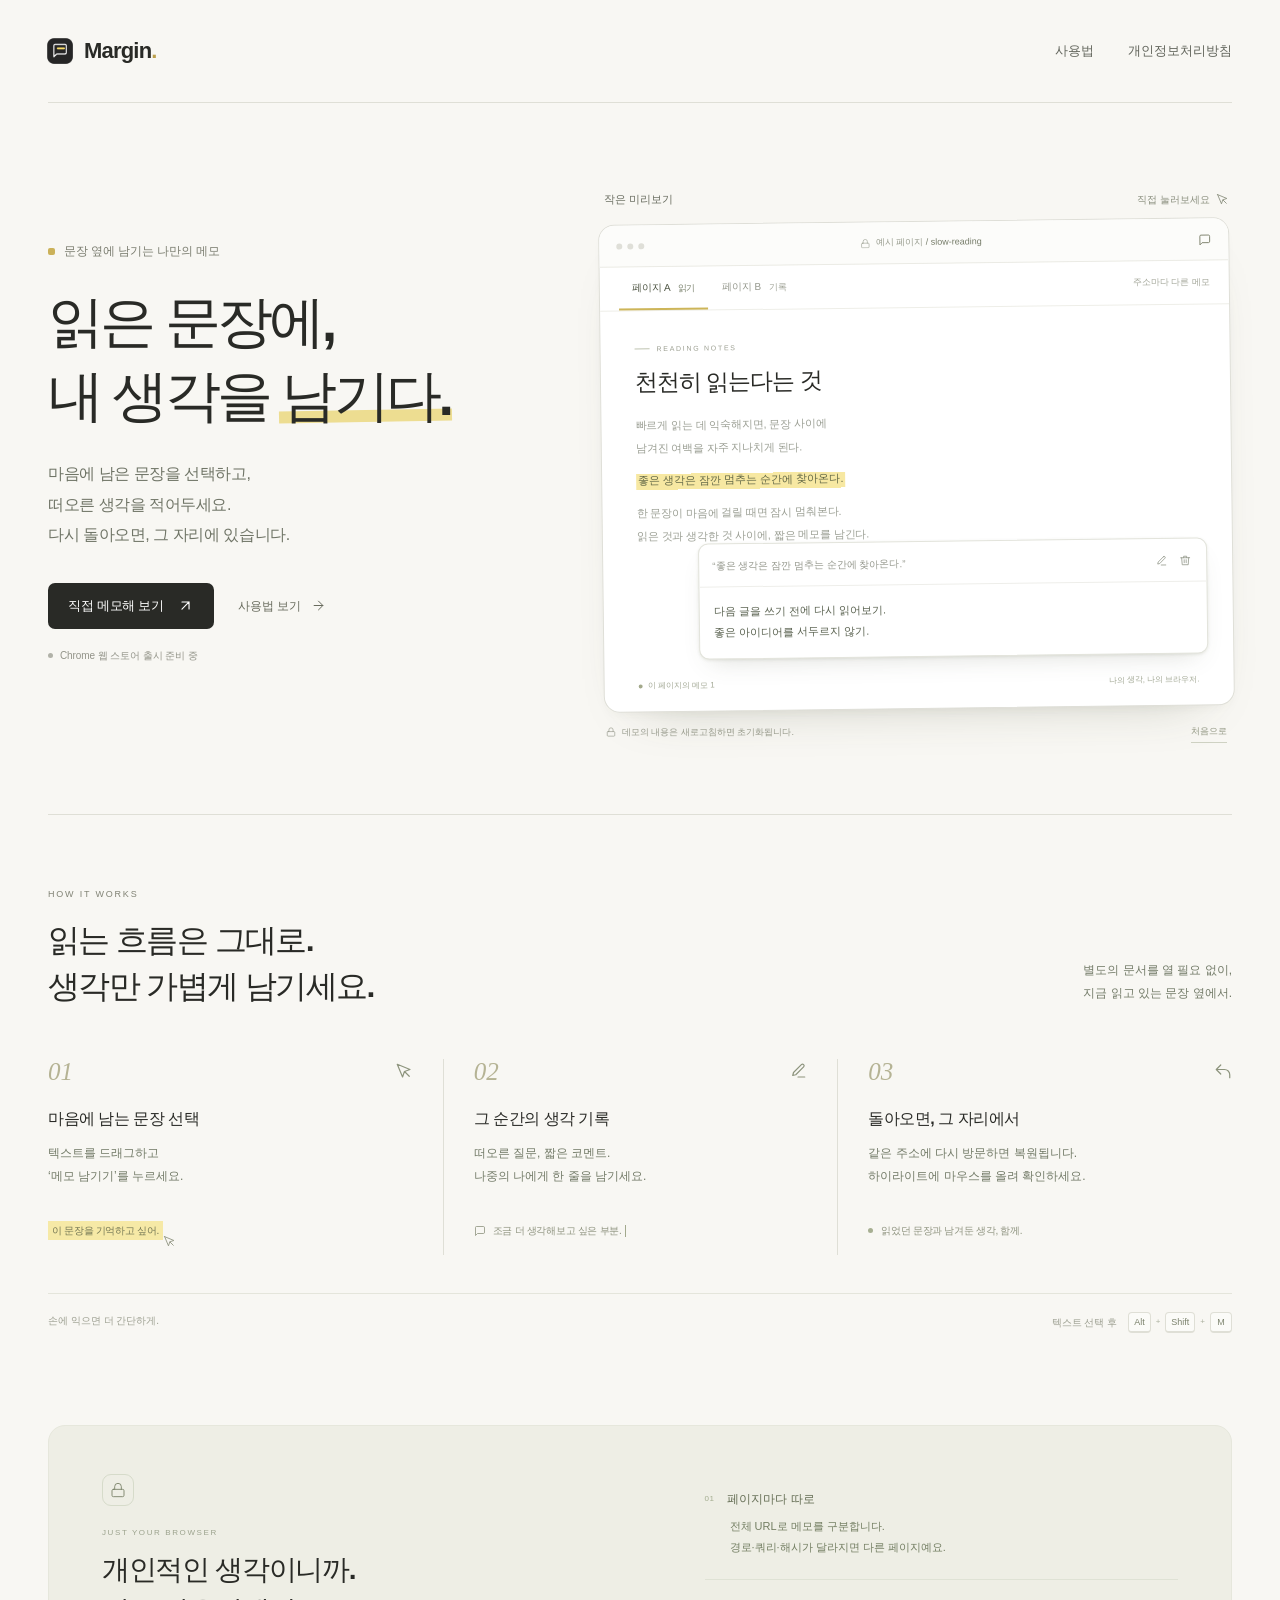
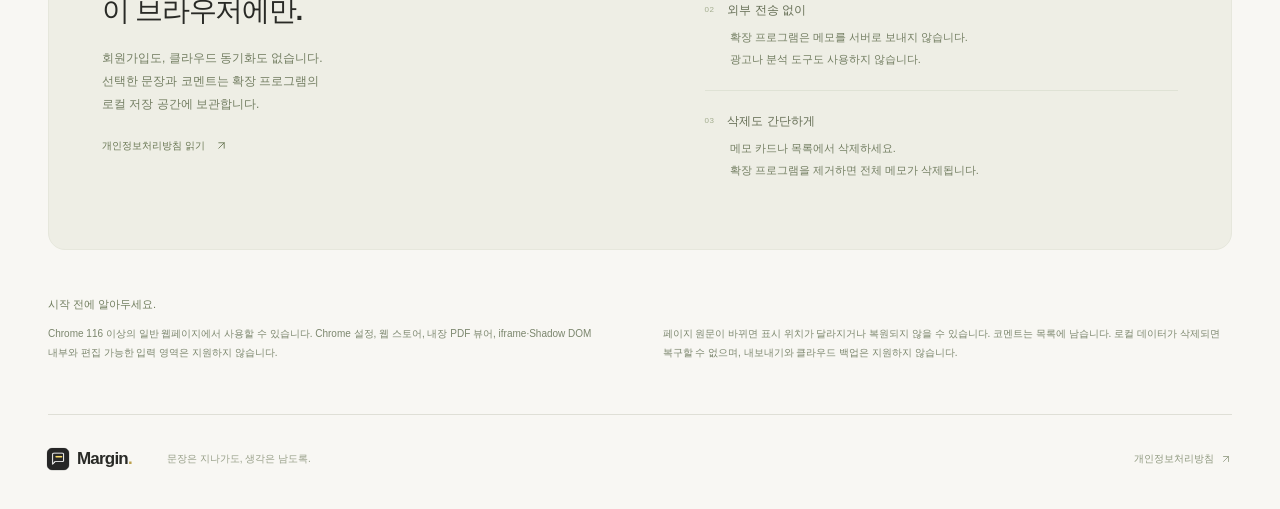
<file: index.html>
<!doctype html>
<html lang="ko">
<head>
  <meta charset="utf-8">
  <meta name="viewport" content="width=device-width, initial-scale=1">
  <meta name="theme-color" content="#f8f7f3">
  <meta name="description" content="선택한 문장에 코멘트를 남기고, 다시 방문하면 그 자리에서 만나세요. 브라우저에만 저장하는 미니멀한 웹페이지 메모 확장 프로그램.">
  <title>Margin — 웹페이지 어노테이션</title>
  <link rel="icon" type="image/png" href="icon-32.png">
  <link rel="stylesheet" href="styles.css">
  <script src="app.js" defer></script>
</head>
<body>
  <a class="skip-link" href="#main">본문으로 건너뛰기</a>
  <svg xmlns="http://www.w3.org/2000/svg" class="icon-sprite" aria-hidden="true"><defs>
    <symbol id="icon-arrow-up-right" viewBox="0 0 24 24"><path d="M7 17 17 7M7 7h10v10"/></symbol>
    <symbol id="icon-arrow-right" viewBox="0 0 24 24"><path d="M5 12h14m-7-7 7 7-7 7"/></symbol>
    <symbol id="icon-check" viewBox="0 0 24 24"><path d="m20 6-11 11-5-5"/></symbol>
    <symbol id="icon-edit" viewBox="0 0 24 24"><path d="M12 20h9M16.5 3.5a2.12 2.12 0 0 1 3 3L9 17l-4 1 1-4 10.5-10.5z"/></symbol>
    <symbol id="icon-trash" viewBox="0 0 24 24"><path d="M3 6h18M19 6l-1 14H6L5 6m4 0V3h6v3M10 10v6m4-6v6"/></symbol>
    <symbol id="icon-lock" viewBox="0 0 24 24"><rect x="3" y="11" width="18" height="11" rx="2"/><path d="M7 11V7a5 5 0 0 1 10 0v4"/></symbol>
    <symbol id="icon-message" viewBox="0 0 24 24"><path d="M21 15a2 2 0 0 1-2 2H7l-4 4V5a2 2 0 0 1 2-2h14a2 2 0 0 1 2 2z"/></symbol>
    <symbol id="icon-mouse" viewBox="0 0 24 24"><path d="m3 3 7.07 17 2.51-7.39L20 10.07 3 3zm10 10 6 6"/></symbol>
    <symbol id="icon-return" viewBox="0 0 24 24"><path d="M3 10h11a7 7 0 0 1 7 7v4M3 10l6-6m-6 6 6 6"/></symbol>
    <symbol id="icon-x" viewBox="0 0 24 24"><path d="m18 6-12 12M6 6l12 12"/></symbol>
    <symbol id="icon-chevron" viewBox="0 0 24 24"><path d="m9 18 6-6-6-6"/></symbol>
  </defs></svg>

  <header class="site-header wrap">
    <a class="brand" href="./" aria-label="Margin 홈"><img src="icon-48.png" width="34" height="34" alt=""><span>Margin<span class="brand-dot">.</span></span></a>
    <nav aria-label="주 메뉴"><a href="#how-it-works">사용법</a><a href="privacy.html">개인정보처리방침</a></nav>
  </header>

  <main id="main">
    <section class="hero wrap" aria-labelledby="hero-title">
      <div class="hero-copy">
        <div class="eyebrow"><span class="tiny-mark"></span> 문장 옆에 남기는 나만의 메모</div>
        <h1 id="hero-title">읽은 문장에,<br>내 생각을 <span class="heading-highlight">남기다.</span></h1>
        <p class="hero-description">마음에 남은 문장을 선택하고,<br>떠오른 생각을 적어두세요.<br>다시 돌아오면, 그 자리에 있습니다.</p>
        <div class="hero-actions"><a class="button button-dark" href="#demo" id="try-demo">직접 메모해 보기<svg class="icon"><use href="#icon-arrow-up-right"/></svg></a><a class="text-link" href="#how-it-works">사용법 보기<svg class="icon"><use href="#icon-arrow-right"/></svg></a></div>
        <p class="release-note"><span class="status-dot"></span>Chrome 웹 스토어 출시 준비 중</p>
      </div>

      <div class="demo-area" id="demo" aria-label="페이지별 메모 체험">
        <div class="demo-topline"><span class="demo-label">작은 미리보기</span><span class="demo-invitation">직접 눌러보세요 <svg class="icon"><use href="#icon-mouse"/></svg></span></div>
        <div class="browser-frame">
          <div class="browser-toolbar"><div class="window-dots" aria-hidden="true"><span></span><span></span><span></span></div><div class="browser-address"><svg class="icon"><use href="#icon-lock"/></svg><span>예시 페이지<span id="demo-path"> / slow-reading</span></span></div><span class="toolbar-mark"><svg class="icon"><use href="#icon-message"/></svg></span></div>
          <div class="demo-tabs" role="tablist" aria-label="예시 페이지 선택"><button class="demo-tab is-active" id="tab-a" type="button" role="tab" aria-selected="true" aria-controls="demo-reader" data-page="a">페이지 A <span>읽기</span></button><button class="demo-tab" id="tab-b" type="button" role="tab" aria-selected="false" aria-controls="demo-reader" tabindex="-1" data-page="b">페이지 B <span>기록</span></button><span class="tabs-hint">주소마다 다른 메모</span></div>
          <div class="reader" id="demo-reader" role="tabpanel" aria-labelledby="tab-a">
            <div class="article-category"><span class="article-category-line"></span> READING NOTES</div>
            <h2 id="demo-title">천천히 읽는다는 것</h2>
            <p class="article-intro" id="demo-intro">빠르게 읽는 데 익숙해지면, 문장 사이에<br class="desktop-break"> 남겨진 여백을 자주 지나치게 된다.</p>
            <p class="article-quote"><button id="selected-text" class="highlighted-text" type="button" aria-controls="annotation-card" aria-label="선택한 문장의 데모 메모 열기">좋은 생각은 잠깐 멈추는 순간에 찾아온다.</button></p>
            <p class="article-outro" id="demo-outro">한 문장이 마음에 걸릴 때면 잠시 멈춰본다.<br>읽은 것과 생각한 것 사이에, 짧은 메모를 남긴다.</p>
            <div class="annotation-card" id="annotation-card" aria-label="선택한 문장의 메모">
              <div class="annotation-heading"><p class="annotation-quote" id="annotation-quote" title="좋은 생각은 잠깐 멈추는 순간에 찾아온다.">“좋은 생각은 잠깐 멈추는 순간에 찾아온다.”</p><div class="annotation-tools" id="note-tools"><button class="icon-button" id="edit-note" type="button" aria-label="메모 수정" title="수정"><svg class="icon"><use href="#icon-edit"/></svg></button><button class="icon-button delete-button" id="delete-note" type="button" aria-label="메모 삭제" title="삭제"><svg class="icon"><use href="#icon-trash"/></svg></button></div><button class="icon-button" id="cancel-note" type="button" aria-label="메모 편집 취소" title="취소" hidden><svg class="icon"><use href="#icon-x"/></svg></button></div>
              <div class="annotation-body"><p id="note-content">다음 글을 쓰기 전에 다시 읽어보기.<br>좋은 아이디어를 서두르지 않기.</p><form id="note-form" hidden><label class="sr-only" for="note-input">나의 코멘트</label><textarea id="note-input" maxlength="1000" rows="3" placeholder="이 문장에서 어떤 생각이 떠올랐나요?"></textarea><div class="editor-footer"><span>Ctrl / ⌘ + Enter 저장</span><button class="button button-dark button-small" id="save-note" type="submit"><svg class="icon"><use href="#icon-check"/></svg>저장</button></div></form><div class="empty-note" id="empty-note" hidden><p>이 페이지에는 아직 메모가 없어요.</p><button class="text-link" id="add-note" type="button">첫 메모 남기기<svg class="icon"><use href="#icon-arrow-right"/></svg></button></div></div>
            </div>
            <div class="reader-footer"><span><span class="status-dot"></span><span id="note-count">이 페이지의 메모 1</span></span><span>나의 생각, 나의 브라우저.</span></div>
          </div>
        </div>
        <div class="demo-bottomline"><p><svg class="icon"><use href="#icon-lock"/></svg>데모의 내용은 새로고침하면 초기화됩니다.</p><button type="button" id="reset-demo">처음으로</button></div>
        <p class="demo-status" id="demo-status" role="status" aria-live="polite"></p>
      </div>
    </section>

    <section class="how-section wrap" id="how-it-works" aria-labelledby="how-title">
      <div class="section-heading"><div><p class="eyebrow">HOW IT WORKS</p><h2 id="how-title">읽는 흐름은 그대로.<br>생각만 가볍게 남기세요.</h2></div><p>별도의 문서를 열 필요 없이,<br>지금 읽고 있는 문장 옆에서.</p></div>
      <div class="steps">
        <article class="step"><div class="step-top"><span class="step-number">01</span><svg class="icon"><use href="#icon-mouse"/></svg></div><h3>마음에 남는 문장 선택</h3><p>텍스트를 드래그하고<br>‘메모 남기기’를 누르세요.</p><div class="step-example"><span class="sample-highlight">이 문장을 기억하고 싶어.</span><svg class="icon"><use href="#icon-mouse"/></svg></div></article>
        <article class="step"><div class="step-top"><span class="step-number">02</span><svg class="icon"><use href="#icon-edit"/></svg></div><h3>그 순간의 생각 기록</h3><p>떠오른 질문, 짧은 코멘트.<br>나중의 나에게 한 줄을 남기세요.</p><div class="step-example writing-example"><svg class="icon"><use href="#icon-message"/></svg><span>조금 더 생각해보고 싶은 부분.</span><span class="typing-caret" aria-hidden="true"></span></div></article>
        <article class="step"><div class="step-top"><span class="step-number">03</span><svg class="icon"><use href="#icon-return"/></svg></div><h3>돌아오면, 그 자리에서</h3><p>같은 주소에 다시 방문하면 복원됩니다.<br>하이라이트에 마우스를 올려 확인하세요.</p><div class="step-example return-example"><span class="return-dot"></span>읽었던 문장과 남겨둔 생각, 함께.</div></article>
      </div>
      <div class="shortcut-note"><span>손에 익으면 더 간단하게.</span><span>텍스트 선택 후 <kbd>Alt</kbd><span class="key-plus">+</span><kbd>Shift</kbd><span class="key-plus">+</span><kbd>M</kbd></span></div>
    </section>

    <section class="privacy-section wrap" aria-labelledby="privacy-title">
      <div class="privacy-panel"><div class="privacy-copy"><div class="privacy-icon"><svg class="icon"><use href="#icon-lock"/></svg></div><p class="eyebrow">JUST YOUR BROWSER</p><h2 id="privacy-title">개인적인 생각이니까.<br>이 브라우저에만.</h2><p>회원가입도, 클라우드 동기화도 없습니다.<br>선택한 문장과 코멘트는 확장 프로그램의<br class="desktop-break"> 로컬 저장 공간에 보관합니다.</p><a class="text-link" href="privacy.html">개인정보처리방침 읽기<svg class="icon"><use href="#icon-arrow-up-right"/></svg></a></div><dl class="privacy-facts"><div><dt><span>01</span>페이지마다 따로</dt><dd>전체 URL로 메모를 구분합니다.<br>경로·쿼리·해시가 달라지면 다른 페이지예요.</dd></div><div><dt><span>02</span>외부 전송 없이</dt><dd>확장 프로그램은 메모를 서버로 보내지 않습니다.<br>광고나 분석 도구도 사용하지 않습니다.</dd></div><div><dt><span>03</span>삭제도 간단하게</dt><dd>메모 카드나 목록에서 삭제하세요.<br>확장 프로그램을 제거하면 전체 메모가 삭제됩니다.</dd></div></dl></div>
    </section>

    <section class="details-section wrap" aria-labelledby="details-title"><h2 id="details-title">시작 전에 알아두세요.</h2><div class="details-grid"><p>Chrome 116 이상의 일반 웹페이지에서 사용할 수 있습니다. Chrome 설정, 웹 스토어, 내장 PDF 뷰어, iframe·Shadow DOM 내부와 편집 가능한 입력 영역은 지원하지 않습니다.</p><p>페이지 원문이 바뀌면 표시 위치가 달라지거나 복원되지 않을 수 있습니다. 코멘트는 목록에 남습니다. 로컬 데이터가 삭제되면 복구할 수 없으며, 내보내기와 클라우드 백업은 지원하지 않습니다.</p></div></section>
  </main>

  <footer class="site-footer wrap"><a class="brand" href="./" aria-label="Margin 홈"><img src="icon-48.png" width="30" height="30" alt=""><span>Margin<span class="brand-dot">.</span></span></a><p>문장은 지나가도, 생각은 남도록.</p><a href="privacy.html">개인정보처리방침<svg class="icon"><use href="#icon-arrow-up-right"/></svg></a></footer>
  <noscript><p class="noscript-note">메모 체험에는 JavaScript가 필요합니다. 기능 안내와 개인정보처리방침은 JavaScript 없이도 읽을 수 있습니다.</p></noscript>
</body>
</html>
</file>
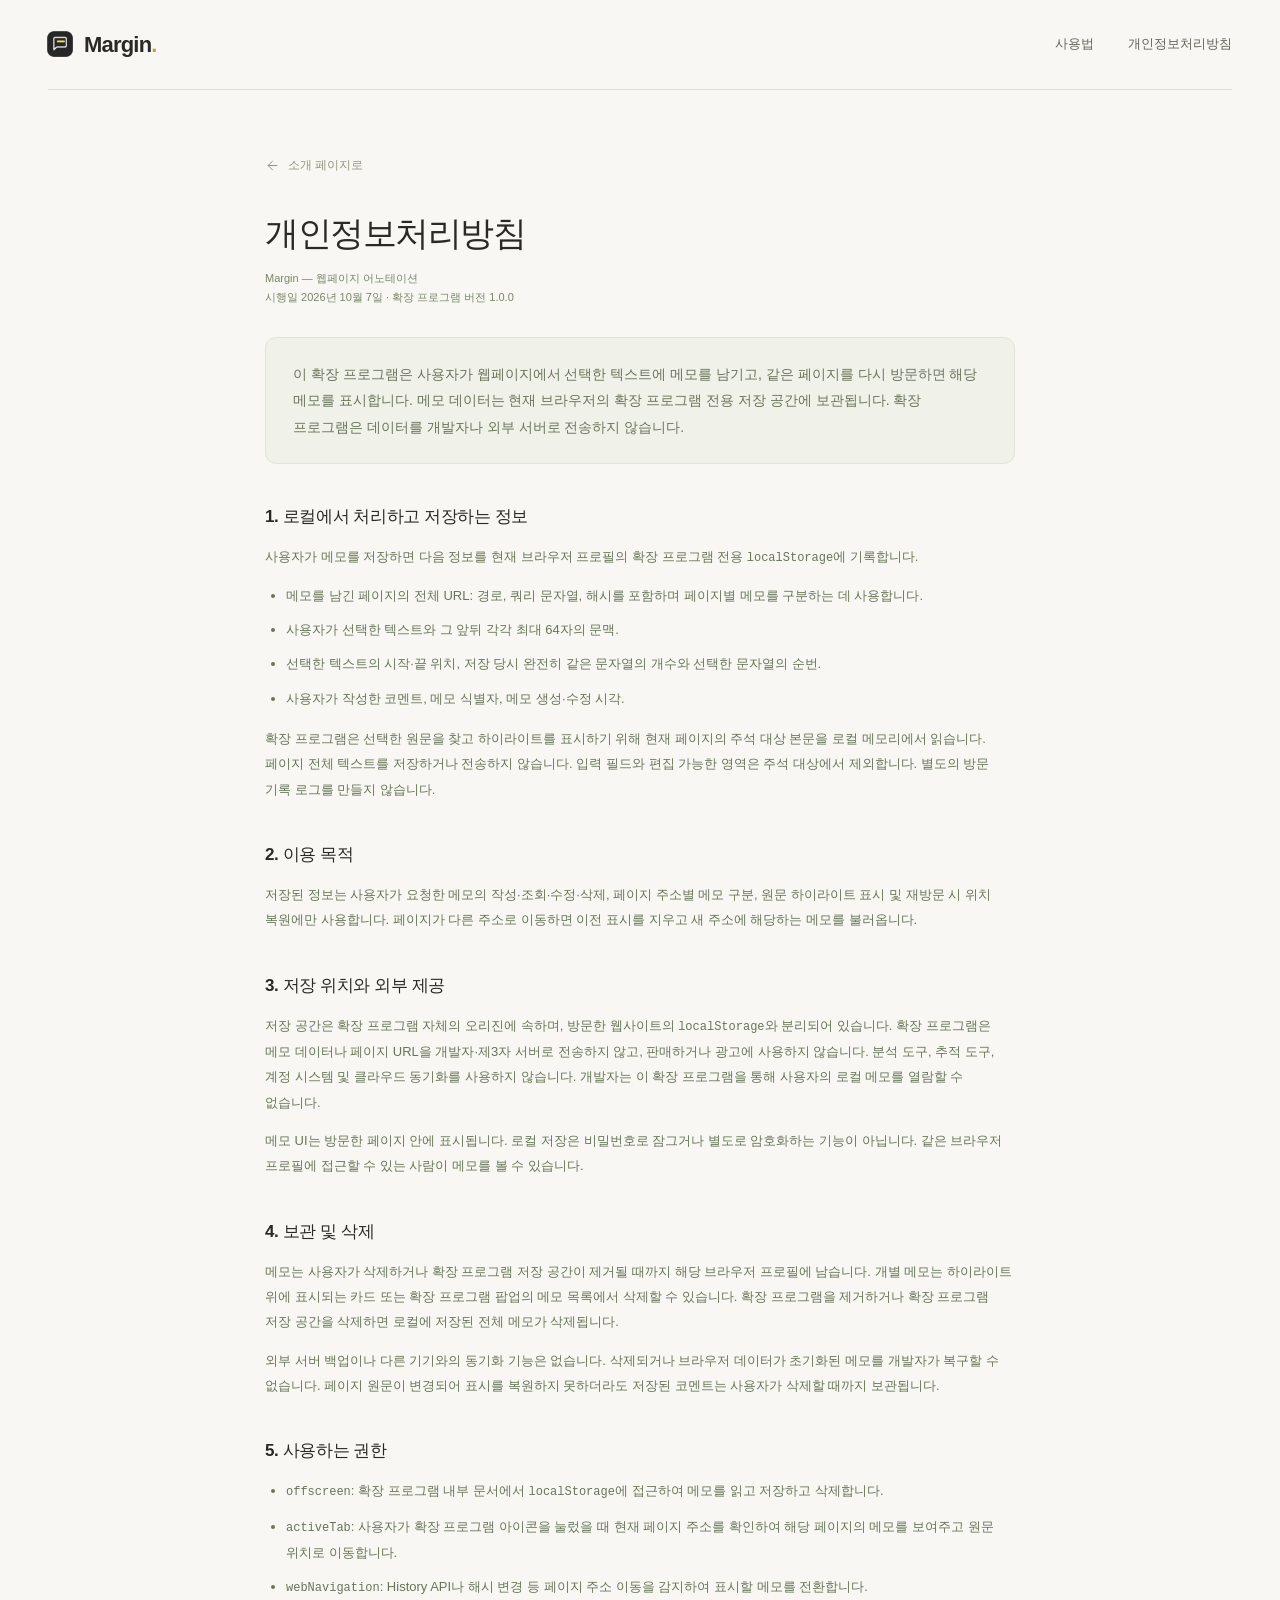
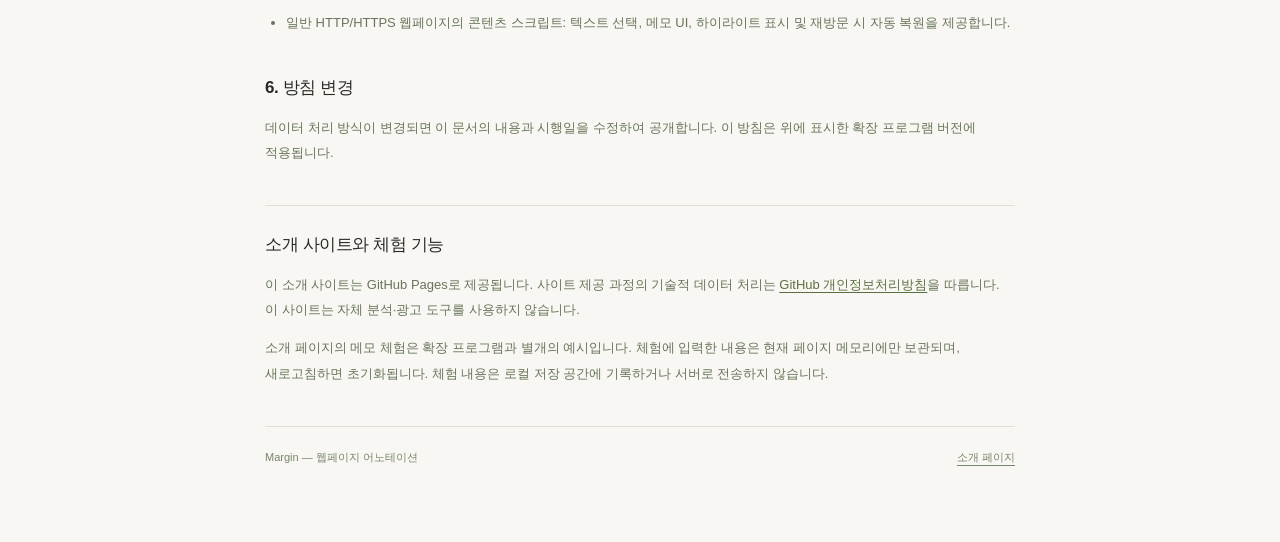
<file: privacy.html>
<!doctype html>
<html lang="ko">
<head>
  <meta charset="utf-8">
  <meta name="viewport" content="width=device-width, initial-scale=1">
  <meta name="theme-color" content="#f8f7f3">
  <meta name="description" content="Margin — 웹페이지 어노테이션의 브라우저 로컬 저장, 데이터 사용 및 삭제에 관한 개인정보처리방침.">
  <title>개인정보처리방침 · Margin — 웹페이지 어노테이션</title>
  <link rel="icon" type="image/png" href="icon-32.png">
  <link rel="stylesheet" href="styles.css">
</head>
<body>
  <a class="skip-link" href="#main">본문으로 건너뛰기</a>
  <header class="site-header legal-header wrap"><a class="brand" href="./" aria-label="Margin 홈"><img src="icon-48.png" width="34" height="34" alt=""><span>Margin<span class="brand-dot">.</span></span></a><nav aria-label="주 메뉴"><a href="index.html#how-it-works">사용법</a><a href="privacy.html" aria-current="page">개인정보처리방침</a></nav></header>
  <main id="main" class="legal-layout">
    <a class="legal-back" href="./"><svg class="icon" viewBox="0 0 24 24"><path d="M5 12h14m-7-7 7 7-7 7"/></svg>소개 페이지로</a>
    <h1>개인정보처리방침</h1>
    <p class="legal-meta">Margin — 웹페이지 어노테이션<br>시행일 2026년 10월 7일 · 확장 프로그램 버전 1.0.0</p>
    <p class="legal-intro">이 확장 프로그램은 사용자가 웹페이지에서 선택한 텍스트에 메모를 남기고, 같은 페이지를 다시 방문하면 해당 메모를 표시합니다. 메모 데이터는 현재 브라우저의 확장 프로그램 전용 저장 공간에 보관됩니다. 확장 프로그램은 데이터를 개발자나 외부 서버로 전송하지 않습니다.</p>

    <section aria-labelledby="data-heading"><h2 id="data-heading">1. 로컬에서 처리하고 저장하는 정보</h2><p>사용자가 메모를 저장하면 다음 정보를 현재 브라우저 프로필의 확장 프로그램 전용 <code>localStorage</code>에 기록합니다.</p><ul><li>메모를 남긴 페이지의 전체 URL: 경로, 쿼리 문자열, 해시를 포함하며 페이지별 메모를 구분하는 데 사용합니다.</li><li>사용자가 선택한 텍스트와 그 앞뒤 각각 최대 64자의 문맥.</li><li>선택한 텍스트의 시작·끝 위치, 저장 당시 완전히 같은 문자열의 개수와 선택한 문자열의 순번.</li><li>사용자가 작성한 코멘트, 메모 식별자, 메모 생성·수정 시각.</li></ul><p>확장 프로그램은 선택한 원문을 찾고 하이라이트를 표시하기 위해 현재 페이지의 주석 대상 본문을 로컬 메모리에서 읽습니다. 페이지 전체 텍스트를 저장하거나 전송하지 않습니다. 입력 필드와 편집 가능한 영역은 주석 대상에서 제외합니다. 별도의 방문 기록 로그를 만들지 않습니다.</p></section>

    <section aria-labelledby="purpose-heading"><h2 id="purpose-heading">2. 이용 목적</h2><p>저장된 정보는 사용자가 요청한 메모의 작성·조회·수정·삭제, 페이지 주소별 메모 구분, 원문 하이라이트 표시 및 재방문 시 위치 복원에만 사용합니다. 페이지가 다른 주소로 이동하면 이전 표시를 지우고 새 주소에 해당하는 메모를 불러옵니다.</p></section>

    <section aria-labelledby="storage-heading"><h2 id="storage-heading">3. 저장 위치와 외부 제공</h2><p>저장 공간은 확장 프로그램 자체의 오리진에 속하며, 방문한 웹사이트의 <code>localStorage</code>와 분리되어 있습니다. 확장 프로그램은 메모 데이터나 페이지 URL을 개발자·제3자 서버로 전송하지 않고, 판매하거나 광고에 사용하지 않습니다. 분석 도구, 추적 도구, 계정 시스템 및 클라우드 동기화를 사용하지 않습니다. 개발자는 이 확장 프로그램을 통해 사용자의 로컬 메모를 열람할 수 없습니다.</p><p>메모 UI는 방문한 페이지 안에 표시됩니다. 로컬 저장은 비밀번호로 잠그거나 별도로 암호화하는 기능이 아닙니다. 같은 브라우저 프로필에 접근할 수 있는 사람이 메모를 볼 수 있습니다.</p></section>

    <section aria-labelledby="delete-heading"><h2 id="delete-heading">4. 보관 및 삭제</h2><p>메모는 사용자가 삭제하거나 확장 프로그램 저장 공간이 제거될 때까지 해당 브라우저 프로필에 남습니다. 개별 메모는 하이라이트 위에 표시되는 카드 또는 확장 프로그램 팝업의 메모 목록에서 삭제할 수 있습니다. 확장 프로그램을 제거하거나 확장 프로그램 저장 공간을 삭제하면 로컬에 저장된 전체 메모가 삭제됩니다.</p><p>외부 서버 백업이나 다른 기기와의 동기화 기능은 없습니다. 삭제되거나 브라우저 데이터가 초기화된 메모를 개발자가 복구할 수 없습니다. 페이지 원문이 변경되어 표시를 복원하지 못하더라도 저장된 코멘트는 사용자가 삭제할 때까지 보관됩니다.</p></section>

    <section aria-labelledby="permissions-heading"><h2 id="permissions-heading">5. 사용하는 권한</h2><ul><li><code>offscreen</code>: 확장 프로그램 내부 문서에서 <code>localStorage</code>에 접근하여 메모를 읽고 저장하고 삭제합니다.</li><li><code>activeTab</code>: 사용자가 확장 프로그램 아이콘을 눌렀을 때 현재 페이지 주소를 확인하여 해당 페이지의 메모를 보여주고 원문 위치로 이동합니다.</li><li><code>webNavigation</code>: History API나 해시 변경 등 페이지 주소 이동을 감지하여 표시할 메모를 전환합니다.</li><li>일반 HTTP/HTTPS 웹페이지의 콘텐츠 스크립트: 텍스트 선택, 메모 UI, 하이라이트 표시 및 재방문 시 자동 복원을 제공합니다.</li></ul></section>

    <section aria-labelledby="changes-heading"><h2 id="changes-heading">6. 방침 변경</h2><p>데이터 처리 방식이 변경되면 이 문서의 내용과 시행일을 수정하여 공개합니다. 이 방침은 위에 표시한 확장 프로그램 버전에 적용됩니다.</p></section>

    <section class="legal-site-notice" aria-labelledby="site-heading"><h2 id="site-heading">소개 사이트와 체험 기능</h2><p>이 소개 사이트는 GitHub Pages로 제공됩니다. 사이트 제공 과정의 기술적 데이터 처리는 <a class="inline-link" href="https://docs.github.com/en/site-policy/privacy-policies/github-general-privacy-statement">GitHub 개인정보처리방침</a>을 따릅니다. 이 사이트는 자체 분석·광고 도구를 사용하지 않습니다.</p><p>소개 페이지의 메모 체험은 확장 프로그램과 별개의 예시입니다. 체험에 입력한 내용은 현재 페이지 메모리에만 보관되며, 새로고침하면 초기화됩니다. 체험 내용은 로컬 저장 공간에 기록하거나 서버로 전송하지 않습니다.</p></section>

    <div class="legal-footer"><span>Margin — 웹페이지 어노테이션</span><a href="./">소개 페이지</a></div>
  </main>
</body>
</html>
</file>
<file: styles.css>
@charset "utf-8";
:root{color-scheme:light;--paper:#f8f7f3;--ink:#292a26;--muted:#777970;--line:#dfdfd6;--amber:#eed777;--highlight:#f6e9a6;--white:#fff;--radius:16px;font-family:-apple-system,BlinkMacSystemFont,"Segoe UI","Malgun Gothic",sans-serif;font-synthesis:none}
*{box-sizing:border-box}html{scroll-behavior:smooth;scroll-padding-top:24px}body{margin:0;background:var(--paper);color:var(--ink);font-size:15px;line-height:1.7;word-break:keep-all;-webkit-font-smoothing:antialiased}button,input,textarea{font:inherit}button,a{-webkit-tap-highlight-color:transparent}button{color:inherit;cursor:pointer}a{color:inherit;text-decoration:none}button:disabled{opacity:.4;cursor:not-allowed}button:focus-visible,a:focus-visible,textarea:focus-visible{outline:3px solid #ba8d29;outline-offset:4px}button:disabled:focus-visible{outline:none}p,h1,h2,h3{margin:0}img{display:block;max-width:100%}button{border:0}svg.icon{display:inline-block;flex:none;width:20px;height:20px;fill:none;stroke:currentColor;stroke-width:1.6;stroke-linecap:round;stroke-linejoin:round;vertical-align:middle}.icon-sprite{position:absolute;width:0;height:0;overflow:hidden}.wrap{width:min(1192px,calc(100% - 96px));margin-inline:auto}.sr-only{position:absolute;width:1px;height:1px;padding:0;margin:-1px;overflow:hidden;clip:rect(0,0,0,0);white-space:nowrap;border:0}[hidden]{display:none!important}.skip-link{position:fixed;left:16px;top:-80px;z-index:10;background:var(--ink);color:white;padding:10px 16px;border-radius:8px}.skip-link:focus{top:16px}.site-header{min-height:103px;display:flex;align-items:center;justify-content:space-between;border-bottom:1px solid var(--line)}.brand{display:inline-flex;align-items:center;gap:7px;font-size:22px;font-weight:650;letter-spacing:-.8px}.brand img{margin-left:-5px}.brand-dot{color:#bca04c}.site-header nav{display:flex;align-items:center;gap:34px;font-size:13px;color:#62655c}.site-header nav a:hover,.site-footer>a:hover{color:#24251f}.hero{display:grid;grid-template-columns:.86fr 1.14fr;align-items:center;column-gap:6.5%;padding-block:87px 71px}.hero-copy{padding-bottom:28px}.eyebrow{display:flex;align-items:center;gap:9px;color:#818375;font-size:11px;font-weight:500;letter-spacing:1.4px}.hero-copy .eyebrow{font-size:12px;letter-spacing:-.1px;color:#7b7d70}.tiny-mark{width:7px;height:7px;background:#cbb159;border-radius:2px;display:inline-block}.hero h1{margin-top:25px;font-size:clamp(38px,4.35vw,57px);font-weight:660;letter-spacing:-3.6px;line-height:1.32}.heading-highlight{position:relative;isolation:isolate;white-space:nowrap}.heading-highlight:after{content:"";position:absolute;inset:auto -2px 5px;height:12px;background:#eddd91;z-index:-1;transform:rotate(-1deg)}.hero-description{margin-top:26px;font-size:16px;line-height:1.9;color:#777970;letter-spacing:-.45px}.hero-actions{margin-top:32px;display:flex;align-items:center;gap:24px}.button{display:inline-flex;align-items:center;justify-content:center;gap:13px;min-height:46px;padding:0 19px;font-size:13px;font-weight:550;letter-spacing:-.25px;border:1px solid transparent;border-radius:7px;transition:background .18s,transform .18s}.button:hover{transform:translateY(-1px)}.button-dark{background:var(--ink);color:white}.button-dark:hover{background:#44463c}.button .icon{width:17px;height:17px}.text-link{display:inline-flex;align-items:center;gap:10px;background:none;padding:0;font-size:12px;line-height:1.5;color:#686b5d}.text-link:hover{color:#282b22}.text-link .icon{width:15px;height:15px;transition:transform .18s}.text-link:hover .icon{transform:translateX(2px)}.release-note{display:flex;align-items:center;gap:7px;margin-top:18px;font-size:10px;letter-spacing:-.1px;color:#929388}.status-dot{display:inline-block;flex:none;width:5px;height:5px;border-radius:50%;background:#a3a98b}.release-note .status-dot{background:#b1b2a8}.demo-area{position:relative;min-width:0;scroll-margin-top:24px}.demo-topline{display:flex;align-items:center;justify-content:space-between;margin-bottom:12px;padding-inline:3px}.demo-label{font-size:11px;color:#696d60}.demo-invitation{font-size:10px;color:#8a8f7e;display:flex;gap:6px;align-items:center}.demo-invitation .icon{width:13px;height:13px}.browser-frame{background:white;border:1px solid #dfdfd8;border-radius:var(--radius);overflow:hidden;box-shadow:0 25px 55px -40px #4b513463,0 5px 14px -9px #494c3120;transform:rotate(-.7deg)}.browser-toolbar{min-height:42px;background:#fcfcfa;border-bottom:1px solid #ebebe5;display:flex;align-items:center;padding:0 17px;gap:17px}.window-dots{display:flex;gap:5px}.window-dots span{width:6px;height:6px;border-radius:50%;background:#dfdfd8}.browser-address{display:flex;align-items:center;gap:5px;margin-inline:auto;font-size:9px;color:#969a8c;line-height:1.5}.browser-address .icon{width:10px;height:10px;stroke-width:1.4}.browser-address #demo-path{color:#767c69}.toolbar-mark .icon{width:13px;height:13px;color:#727760}.demo-tabs{display:flex;align-items:center;gap:1px;padding:0 19px;min-height:43px;border-bottom:1px solid #eeeee8}.demo-tab{height:43px;background:transparent;color:#94978c;font-size:10px;border-bottom:2px solid transparent;padding:0 13px;letter-spacing:-.15px}.demo-tab span{margin-left:5px;font-size:9px;color:#a0a397}.demo-tab.is-active{border-bottom-color:#cdb559;color:#4c5341}.demo-tab.is-active span{color:#777f69}.demo-tab:hover{background:#fafaf6}.tabs-hint{font-size:9px;color:#a3a699;margin-left:auto}.reader{position:relative;min-height:391px;padding:32px 34px 18px}.article-category{display:flex;align-items:center;gap:7px;font-size:7px;letter-spacing:1.7px;color:#9b9e90}.article-category-line{width:15px;height:1px;background:#bfc4b1}.reader h2{font-size:23px;font-weight:600;letter-spacing:-1px;margin-top:10px;line-height:1.5}.article-intro,.article-outro{font-size:11px;line-height:2.05;color:#9b9f94;letter-spacing:-.15px}.article-intro{margin-top:15px}.article-quote{margin-top:11px;font-size:11px;white-space:normal}.highlighted-text{display:inline;text-align:left;background:linear-gradient(transparent 17%,#f7e8a2 17%,#f7e8a2 89%,transparent 89%);font-size:11px;color:#626746;line-height:1.8;padding:1px 2px;border-radius:2px;transition:background-color .2s}.highlighted-text:hover{background-color:#fcf2c7}.highlighted-text.is-empty{background:transparent;text-decoration:underline;text-decoration-style:dashed;text-decoration-color:#bbc0b0;text-underline-offset:5px;color:#919885}.article-outro{margin-top:10px}.annotation-card{position:relative;width:calc(100% - 52px);margin: -3px 0 19px auto;background:white;border:1px solid #e3e4dc;border-radius:10px;box-shadow:0 12px 26px -12px #54594235,0 1px 3px #565c3820;transform:translateX(9px);overflow:hidden;transition:box-shadow .2s}.annotation-card.is-focused{box-shadow:0 10px 30px -9px #b9a45265,0 0 0 3px #ebdfa070}.annotation-heading{display:flex;align-items:center;gap:6px;padding:10px 10px 9px 13px;border-bottom:1px solid #eeeeea}.annotation-quote{flex:1;min-width:0;white-space:nowrap;overflow:hidden;text-overflow:ellipsis;font-size:10px;line-height:1.5;color:#93968b}.annotation-tools{display:flex;gap:1px}.icon-button{display:grid;place-items:center;width:23px;height:23px;padding:0;background:transparent;color:#93988a;border-radius:5px}.icon-button .icon{width:12px;height:12px;stroke-width:1.6}.icon-button:hover{background:#f2f3ed;color:#5e6551}.icon-button.delete-button:hover{background:#fdf0ed;color:#a34938}.annotation-body{padding:14px 14px 16px;font-size:11px;line-height:1.85;color:#5a6250}.annotation-body>p{white-space:pre-wrap;overflow-wrap:anywhere;max-height:150px;overflow-y:auto}.reader-footer{display:flex;align-items:center;justify-content:space-between;font-size:8px;color:#a1a793;padding-top:0}.reader-footer>span:first-child{display:flex;align-items:center;gap:5px}.reader-footer .status-dot{width:4px;height:4px}.demo-bottomline{display:flex;justify-content:space-between;align-items:center;gap:10px;margin-top:14px;color:#999c8e;font-size:9px;padding-inline:5px}.demo-bottomline p{display:flex;gap:6px;align-items:center}.demo-bottomline .icon{width:10px;height:10px}.demo-bottomline button{background:none;padding:2px 0;color:#929783;font-size:9px;border-bottom:1px solid #cfd2c3}.demo-bottomline button:hover{color:#5b624c}.demo-status{min-height:18px;margin:5px 5px -23px;font-size:10px;color:#7b835f}.empty-note p{font-size:10px;color:#929988;margin-bottom:7px}.empty-note .text-link{font-size:10px}.empty-note .icon{width:12px;height:12px}#note-input{display:block;width:100%;min-height:80px;max-height:200px;resize:vertical;border:1px solid #d9ded1;border-radius:6px;padding:8px 10px;font-size:11px;line-height:1.8;color:#505943;background:#fff;outline-offset:2px}#note-input::placeholder{color:#abb09e}.editor-footer{display:flex;align-items:center;justify-content:space-between;margin-top:10px;font-size:8px;color:#9a9f8d}.button-small{min-height:27px;padding:0 10px;font-size:10px;gap:5px;border-radius:5px}.button-small .icon{width:12px;height:12px}.how-section{padding-block:72px 42px;border-top:1px solid var(--line);scroll-margin-top:45px}.section-heading{display:flex;justify-content:space-between;align-items:flex-end;gap:30px}.section-heading .eyebrow{font-size:9px;letter-spacing:1.8px;margin-bottom:15px}.section-heading h2{font-size:32px;font-weight:580;letter-spacing:-1.6px;line-height:1.45}.section-heading>p{font-size:12px;line-height:1.95;color:#96998c;margin-bottom:4px}.steps{display:grid;grid-template-columns:repeat(3,1fr);margin-top:49px}.step{padding:0 30px 6px}.step:first-child{padding-left:0}.step:last-child{padding-right:0}.step+.step{border-left:1px solid var(--line)}.step-top{display:flex;justify-content:space-between;align-items:center;margin-bottom:21px}.step-number{font-family:Georgia,"Times New Roman",serif;font-size:25px;font-style:italic;color:#b5b394;line-height:1}.step-top .icon{width:18px;height:18px;color:#8d947d}.step h3{font-size:16px;letter-spacing:-.5px;font-weight:550;margin-bottom:10px}.step>p{color:#8c9182;font-size:12px;line-height:1.9}.step-example{display:flex;align-items:center;gap:5px;margin-top:25px;min-height:36px;color:#8e937f;font-size:10px;letter-spacing:-.3px}.sample-highlight{padding:1px 4px;background:var(--highlight);color:#737654}.step-example>.icon{width:13px;height:13px}.step-example>svg:last-child{transform:translate(-5px,11px)}.writing-example{gap:7px}.writing-example .icon{width:12px;height:12px}.typing-caret{height:12px;width:1px;background:#a2a98d;display:inline-block;margin-left:-3px}.return-dot{width:5px;height:5px;display:inline-block;border-radius:50%;background:#a7af92;margin-right:3px}.shortcut-note{border-top:1px solid #e4e5db;margin-top:38px;padding-top:18px;display:flex;justify-content:space-between;color:#9c9f90;font-size:10px}.shortcut-note>span:last-child{display:flex;align-items:center;gap:5px}.shortcut-note kbd{font:9px -apple-system,BlinkMacSystemFont,"Segoe UI",sans-serif;border:1px solid #dfdfd6;border-bottom-width:2px;background:#fbfbf8;min-width:22px;height:21px;padding:1px 5px;border-radius:4px;color:#7b826c;display:inline-flex;align-items:center;justify-content:center}.shortcut-note kbd:first-child{margin-left:6px}.key-plus{font-size:8px;color:#abb09e}.privacy-section{padding-block:50px 0}.privacy-panel{background:#eeeee5;border:1px solid #e6e7dc;border-radius:17px;display:grid;grid-template-columns:1fr 1fr;gap:12%;padding:48px 53px}.privacy-icon{width:32px;height:32px;border:1px solid #d6dbca;border-radius:9px;display:grid;place-items:center;margin-bottom:20px;color:#777f65}.privacy-icon .icon{width:16px;height:16px;stroke-width:1.3}.privacy-copy .eyebrow{font-size:8px;letter-spacing:1.6px;color:#9ca38e;margin-bottom:11px}.privacy-copy h2{font-size:28px;letter-spacing:-1.3px;font-weight:560;line-height:1.45}.privacy-copy>p:not(.eyebrow){font-size:12px;color:#929b83;line-height:1.9;margin-top:16px}.privacy-copy .text-link{font-size:10px;color:#7f896c;margin-top:22px}.privacy-copy .text-link .icon{width:13px;height:13px}.privacy-facts{margin:15px 0 0;align-self:center}.privacy-facts>div{padding:20px 0}.privacy-facts>div:first-child{padding-top:0}.privacy-facts>div+div{border-top:1px solid #dfe2d5}.privacy-facts dt{font-size:12px;font-weight:550;color:#656e55;display:flex;align-items:center;gap:13px}.privacy-facts dt>span{font-size:8px;font-weight:400;color:#a4ae90;letter-spacing:.5px}.privacy-facts dd{font-size:11px;line-height:1.95;color:#919b7f;margin:7px 0 0 25px}.details-section{padding-block:45px 51px}.details-section h2{font-size:11px;font-weight:500;color:#8e9681}.details-grid{display:grid;grid-template-columns:1fr 1fr;gap:45px;margin-top:10px;color:#a3aa96;font-size:10px;line-height:1.95}.site-footer{border-top:1px solid var(--line);padding-block:29px 35px;display:flex;align-items:center;gap:20px}.site-footer .brand{font-size:17px;gap:4px}.site-footer>p{color:#979f88;font-size:10px;margin-left:15px}.site-footer>a:last-child{margin-left:auto;font-size:10px;color:#8e987e;display:flex;gap:6px;align-items:center}.site-footer>a:last-child .icon{width:12px;height:12px}.noscript-note{max-width:760px;padding:16px;margin:0 auto 20px;color:#777;font-size:12px}.legal-header{min-height:90px}.legal-layout{width:min(750px,calc(100% - 48px));margin:65px auto 80px}.legal-back{font-size:12px;margin-bottom:34px;display:inline-flex;align-items:center;gap:8px;color:#919781}.legal-back .icon{transform:rotate(180deg);width:15px;height:15px}.legal-layout h1{font-size:34px;font-weight:600;letter-spacing:-1.5px;line-height:1.4}.legal-meta{font-size:11px;color:#99a08c;margin-top:12px}.legal-intro{padding:23px 27px;border:1px solid #e1e4d9;background:#f0f1e9;border-radius:11px;margin-top:30px;font-size:14px;color:#6b755d;line-height:1.9}.legal-layout h2{font-size:17px;letter-spacing:-.4px;font-weight:600;margin:39px 0 12px}.legal-layout section p,.legal-layout li{font-size:13px;line-height:1.95;color:#858d78}.legal-layout section p+p{margin-top:13px}.legal-layout ul{padding-left:21px;margin:12px 0 15px}.legal-layout li+li{margin-top:9px}.legal-layout code{font-size:12px;overflow-wrap:anywhere}.legal-site-notice{border-top:1px solid var(--line);padding-top:25px;margin-top:39px}.legal-site-notice h2{margin-top:0}.legal-footer{border-top:1px solid var(--line);padding-top:21px;margin-top:40px;display:flex;justify-content:space-between;gap:20px;color:#98a18a;font-size:11px}.legal-footer a{text-decoration:underline;text-underline-offset:4px}
@media(min-width:1400px){.hero{padding-block:105px 87px}.hero h1{font-size:59px}.reader{min-height:405px;padding-top:37px}.annotation-card{margin-top:2px}.hero-description{font-size:17px}}
@media(max-width:1100px){.wrap{width:calc(100% - 64px)}.hero{gap:4%;grid-template-columns:.85fr 1.15fr}.hero h1{font-size:46px;letter-spacing:-2.8px}.hero-description{font-size:14px}.hero-actions{gap:17px}.hero-actions .button{padding:0 14px;font-size:11px}.hero-actions .text-link{font-size:11px}.reader{padding-inline:24px}.reader h2{font-size:21px}.annotation-card{width:calc(100% - 20px)}.tabs-hint{display:none}.hero-copy{padding-bottom:15px}.privacy-panel{padding:38px 40px;gap:8%}.steps{gap:0}.step{padding-inline:22px}.step-example{font-size:9px}.step h3{font-size:15px}.step>p{font-size:11px}}
@media(max-width:850px){.hero{grid-template-columns:1fr;gap:45px;padding-top:58px;padding-bottom:53px}.hero-copy{padding:0}.hero h1{font-size:51px;letter-spacing:-3px;margin-top:21px}.hero-description{font-size:16px;line-height:1.85;margin-top:22px}.hero-actions{margin-top:25px;gap:25px}.hero-actions .button{font-size:13px;padding:0 18px}.hero-actions .text-link{font-size:12px}.demo-area{width:min(590px,100%);justify-self:center}.demo-topline{margin-bottom:14px}.demo-tabs{padding:0 24px}.tabs-hint{display:block}.reader{padding:34px 35px 22px}.reader h2{font-size:24px}.article-intro,.article-outro,.highlighted-text{font-size:13px}.annotation-card{width:calc(100% - 55px);margin-top:1px;margin-bottom:24px}.annotation-heading{padding:10px 12px 10px 15px}.annotation-quote{font-size:11px}.annotation-body{font-size:12px;padding:15px 17px 18px}.annotation-body .text-link{font-size:11px}.reader-footer{font-size:9px}.demo-bottomline{font-size:10px}.demo-bottomline button{font-size:10px}.how-section{padding-top:48px}.section-heading h2{font-size:28px}.section-heading>p{font-size:11px}.steps{margin-top:34px}.step{padding-inline:17px}.step h3{font-size:13px}.step>p{font-size:10px}.step-example{font-size:8px;gap:3px}.step-top{margin-bottom:17px}.privacy-section{padding-top:35px}.privacy-panel{padding:34px 32px;gap:7%}.privacy-copy h2{font-size:24px}.privacy-facts dd{font-size:10px}.privacy-copy>p:not(.eyebrow){font-size:11px}.details-grid{gap:28px}.site-footer>p{margin-left:0}}
@media(max-width:580px){.wrap{width:calc(100% - 40px)}.site-header{min-height:78px}.brand{font-size:20px;gap:4px}.site-header nav{gap:20px;font-size:10px}.site-header .brand img{width:31px;height:31px}.hero{padding-top:43px;gap:40px}.hero-copy .eyebrow{font-size:10px}.hero h1{font-size:45px;letter-spacing:-2.6px;margin-top:19px}.hero-description{font-size:14px;margin-top:20px}.hero-actions{gap:24px}.hero-actions .button{font-size:12px;min-height:43px;padding:0 15px}.hero-actions .text-link{font-size:11px}.release-note{font-size:9px;margin-top:15px}.browser-frame{transform:rotate(0);border-radius:12px}.demo-topline{padding-inline:2px}.demo-label{font-size:10px}.demo-invitation{font-size:9px}.browser-toolbar{gap:10px;padding:0 13px;min-height:37px}.browser-address{font-size:8px}.window-dots{gap:4px}.window-dots span{width:5px;height:5px}.demo-tabs{padding:0 11px;min-height:39px}.demo-tab{height:39px;font-size:9px;padding-inline:11px}.demo-tab span{font-size:8px}.tabs-hint{font-size:8px}.reader{padding:26px 22px 17px;min-height:377px}.reader h2{font-size:22px}.article-intro,.article-outro,.highlighted-text{font-size:11px}.article-quote{margin-top:11px}.annotation-card{width:calc(100% - 13px);margin-top:5px;margin-bottom:22px;transform:translateX(4px)}.annotation-quote{font-size:10px}.annotation-heading{padding:8px 9px 8px 11px;gap:3px}.annotation-body{font-size:11px;padding:12px 12px 14px}.reader-footer{font-size:7px}.reader-footer .status-dot{width:3px;height:3px}.demo-bottomline{font-size:8px;padding-inline:2px}.demo-bottomline button{font-size:9px}.demo-status{font-size:9px}.how-section{padding-top:40px;padding-bottom:28px}.section-heading{display:block}.section-heading .eyebrow{font-size:8px;margin-bottom:12px}.section-heading h2{font-size:25px;letter-spacing:-1.1px}.section-heading>p{margin-top:15px;font-size:11px}.steps{grid-template-columns:1fr;gap:0;margin-top:27px}.step,.step:first-child,.step:last-child{padding:24px 0 22px;position:relative;display:grid;grid-template-columns:1fr 1fr;column-gap:16px}.step+.step{border-left:0;border-top:1px solid var(--line)}.step-top{grid-column:1/-1;margin-bottom:15px;justify-content:flex-start;gap:15px}.step-number{font-size:24px}.step-top .icon{width:15px;height:15px}.step h3{grid-column:1/-1;font-size:15px;margin-bottom:7px}.step>p{font-size:11px;grid-column:1/-1}.step-example{position:absolute;right:0;top:21px;margin:0;font-size:8px;min-height:25px}.step-example>svg:last-child{transform:translate(-4px,8px)}.shortcut-note{margin-top:10px;gap:11px;flex-direction:column;font-size:9px;padding-top:16px}.shortcut-note>span:last-child{font-size:10px}.privacy-section{padding-top:20px}.privacy-panel{grid-template-columns:1fr;padding:29px 25px;gap:24px;border-radius:13px}.privacy-copy h2{font-size:25px}.privacy-icon{margin-bottom:17px}.privacy-copy>p:not(.eyebrow){font-size:12px;margin-top:14px}.privacy-copy .text-link{font-size:11px;margin-top:18px}.privacy-facts{margin-top:0}.privacy-facts>div{padding:16px 0}.privacy-facts>div:first-child{padding-top:19px;border-top:1px solid #dce1d2}.privacy-facts>div:last-child{padding-bottom:0}.privacy-facts dt{font-size:12px}.privacy-facts dd{font-size:11px}.details-section{padding-block:31px 34px}.details-grid{grid-template-columns:1fr;gap:11px;font-size:10px}.details-section h2{font-size:11px}.site-footer{padding-block:23px 28px;flex-wrap:wrap;gap:12px}.site-footer .brand{font-size:16px}.site-footer>p{order:3;flex-basis:100%;font-size:9px;margin-top:-4px;padding-left:2px}.site-footer>a:last-child{font-size:9px}.site-footer>a:last-child .icon{width:11px;height:11px}.legal-layout{width:calc(100% - 40px);margin-top:39px;margin-bottom:50px}.legal-layout h1{font-size:29px}.legal-meta{font-size:10px;line-height:1.9}.legal-intro{padding:18px 20px;font-size:12px}.legal-layout h2{font-size:16px;margin-top:29px}.legal-layout section p,.legal-layout li{font-size:12px}.legal-footer{font-size:10px}.legal-header nav a:first-child{display:none}}
@media(prefers-reduced-motion:reduce){html{scroll-behavior:auto}*,*:before,*:after{transition:none!important;animation:none!important}}

.article-intro,.article-outro{white-space:pre-line}.inline-link{text-decoration:underline;text-underline-offset:3px}.inline-link:hover{color:var(--ink)}

/* Keep the quiet visual hierarchy legible on the warm background. */
.hero-description{color:#707567}.section-heading>p,.step>p{color:#737b68}.privacy-copy>p:not(.eyebrow),.privacy-facts dd{color:#737e62}.privacy-copy .text-link{color:#687652}.details-section h2{color:#707d5e}.details-grid{color:#7b866d}.legal-layout section p,.legal-layout li{color:#68755a}.legal-meta{color:#7a876c}.legal-footer{color:#78866a}.inline-link{color:#5b703f}
</file>
